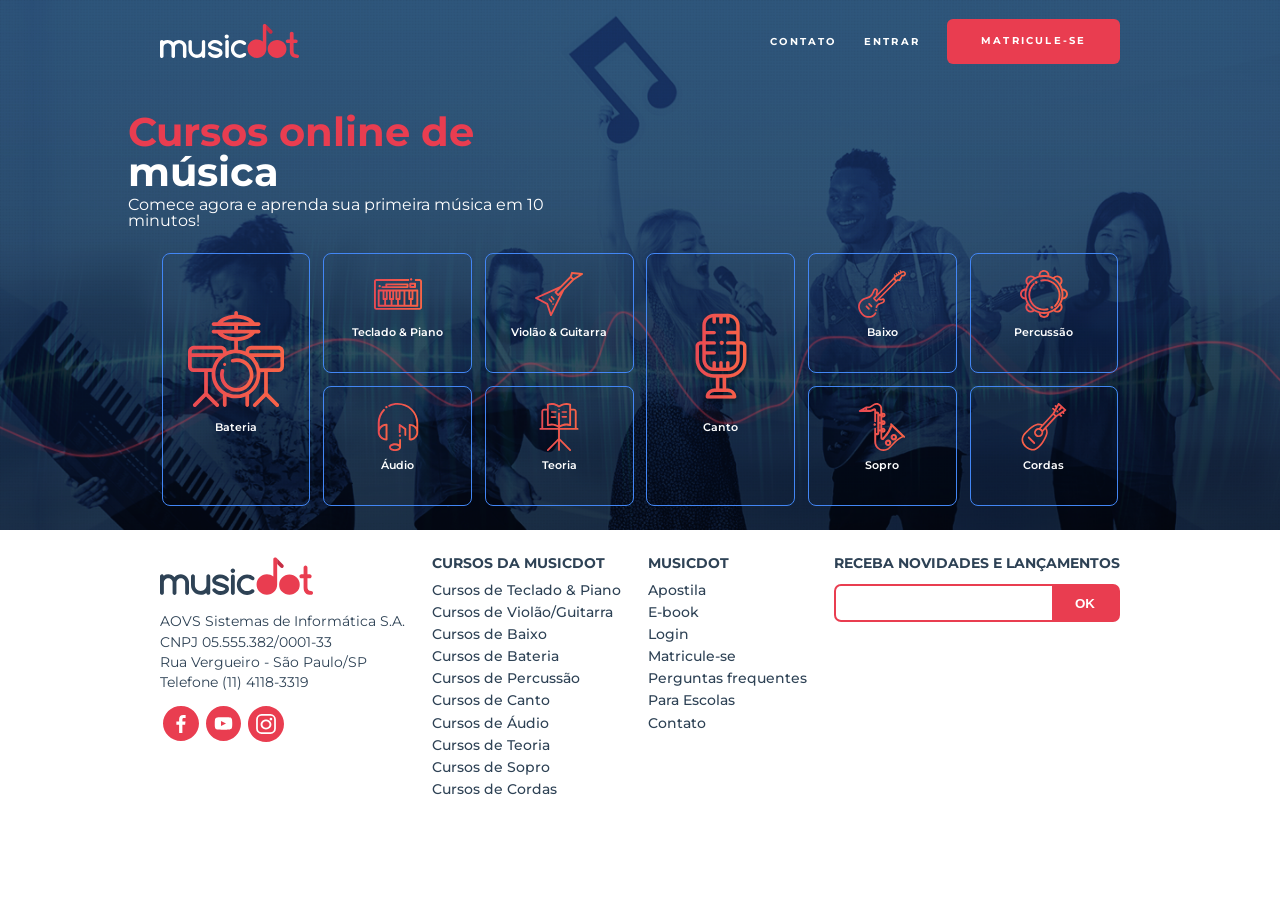
<file: Agnes/escola_de_musica/index2.html>
<!doctype html>
 <html>
   <head>
     <meta charset="utf-8">
     <meta name="viewport" content="width=device-width">
     <title>Musicdot</title>
     <link rel="icon" href="img/favicon.ico">
     <link rel="stylesheet" href="https://fonts.googleapis.com/css?family=Montserrat:300,400,500,600,700,&display=block">
     <link rel="stylesheet" href="css/reset.css">
     <link rel="stylesheet" href="css/container.css">
     <link rel="stylesheet" href="css/cabecalho.css">
     <link rel="stylesheet" href="css/cursos.css">
     <link rel="stylesheet" href="css/rodape.css">
     <link rel="stylesheet" href="css/form-newsletter.css">
   </head>
   <body>

     <header class="cabecalho container">
       <a href="index.html">
         <img class="cabecalho__logo" src="img/musicdot-logo-light.svg" title="Ir para a página inicial da Musicdot" alt="Musicdot">
       </a>

       <nav>
         <ul class="cabecalho__menu">
           <li class="cabecalho__item-menu"> <a href="sobre.html#contato"> Contato </a> </li>
           <li class="cabecalho__item-menu"> <a href="#"> Entrar </a> </li>
           <li class="cabecalho__item-menu cabecalho__item-menu--matricular"> <a href="#"> Matricule-se </a> </li>
         </ul>
       </nav>
     </header>

     <main>
      <section class="cursos">
        <article class="cursos__chamada --largura-grande">
          <h1 class="chamada__titulo">Cursos online de <strong class="chamada__titulo--destaque">música</strong></h1>
          <p>Comece agora e aprenda sua primeira música em 10 minutos!</p>
          <a href="cursos.html" class="chamada__cursos__matricula botao">Matricule-se</a>
        </article>
        <nav>
            <ul class="cursos__lista">
                <li class="curso--tecladopiano">
                    <a href="#">Teclado & Piano</a>
                </li>
                <li class="curso--violaoguitarra">
                    <a href="#">Violão & Guitarra</a>
                </li>
                <li class="curso--baixo">
                    <a href="#">Baixo</a>
                </li>
                <li class="curso--bateria curso--destaque">
                    <a href="#">Bateria</a>
                </li>
                <li class="curso--percussao">
                    <a href="#">Percussão</a>
                </li>
                <li class="curso--canto curso--destaque2">
                    <a href="#">Canto</a>
                </li>
                <li class="curso--audio">
                    <a href="#">Áudio</a>
                </li>
                <li class="curso--teoria">
                    <a href="#">Teoria</a>
                </li>
                <li class="curso--sopro">
                    <a href="#">Sopro</a>
                </li>
                <li class="curso--cordas">
                    <a href="#">Cordas</a>
                </li>
            </ul>
        </nav>
      </section>
     </main>

     <footer class="rodape container">
       <section class="rodape__secao rodape__secao--sobre">
         <img class="rodape__logo" src="img/logo.svg" alt="Logo da MusicDot">

         <p class="rodape__infos-empresa">
           AOVS Sistemas de Informática S.A.
           <br>
           CNPJ 05.555.382/0001-33 
           <br>
           Rua Vergueiro - São Paulo/SP
           <br>
           Telefone (11) 4118-3319
         </p>

         <ul class="rodape__lista-midias-sociais">
           <li class="rodape__item-midias-sociais">
             <a href="https://www.facebook.com/musicdotonline">
               <img src="img/footer-icone-facebook.svg" alt="MusicDot no Facebook">
             </a>
           </li>
           <li class="rodape__item-midias-sociais">
             <a href="https://www.youtube.com/user/musicdotonline">
               <img src="img/footer-icone-youtube.svg" alt="MusicDot no YouTube">
             </a>
           </li>
           <li class="rodape__item-midias-sociais">
             <a href="https://www.instagram.com/musicdotonline/">
               <img src="img/footer-icone-instagram.svg" alt="Instagram">
             </a>
           </li>
         </ul>
       </section>

       <section class="rodape__secao rodape__secao--cursos">
         <h2 class="rodape__titulo"> Cursos da MusicDot </h2>
         <nav>
           <ul>
             <li class="rodape_item-lista"><a href="#">Cursos de Teclado & Piano</a></li>
             <li class="rodape_item-lista"><a href="#">Cursos de Violão/Guitarra</a></li>
             <li class="rodape_item-lista"><a href="#">Cursos de Baixo</a></li>
             <li class="rodape_item-lista"><a href="#">Cursos de Bateria</a></li>
             <li class="rodape_item-lista"><a href="#">Cursos de Percussão</a></li>
             <li class="rodape_item-lista"><a href="#">Cursos de Canto</a></li>
             <li class="rodape_item-lista"><a href="#">Cursos de Áudio</a></li>
             <li class="rodape_item-lista"><a href="#">Cursos de Teoria</a></li>
             <li class="rodape_item-lista"><a href="#">Cursos de Sopro</a></li>
             <li class="rodape_item-lista"><a href="#">Cursos de Cordas</a></li>
           </ul>
         </nav>
       </section>

       <section class="rodape__secao rodape__secao--links">
         <h2 class="rodape__titulo"> MusicDot </h2>
         <nav>
           <ul>
             <li class="rodape_item-lista"><a href="#">Apostila</a></li>
             <li class="rodape_item-lista"><a href="#">E-book</a></li>
             <li class="rodape_item-lista"><a href="#">Login</a></li>
             <li class="rodape_item-lista"><a href="#">Matricule-se</a></li>
             <li class="rodape_item-lista"><a href="#">Perguntas frequentes</a></li>
             <li class="rodape_item-lista"><a href="#">Para Escolas</a></li>
             <li class="rodape_item-lista"><a href="#">Contato</a></li>
           </ul>
         </nav>
       </section>

       <section class="rodape__secao rodape__secao--newsletter">
         <h2 class="rodape__titulo"> 
           Receba novidades e lançamentos 
         </h2>

         <form action="#" method="get" class="form-newsletter">
           <label for="form-newsletter__label" class="form-newsletter__label">
             Seu email pessoal
           </label>
           <input id="email-newsletter" name="email-newsletter" type="email" class="form-newsletter__campo">
           <button type="submit" class="form-newsletter__botao">
             OK
           </button>
         </form>
       </section>
     </footer>
   </body>
 </html>
</file>
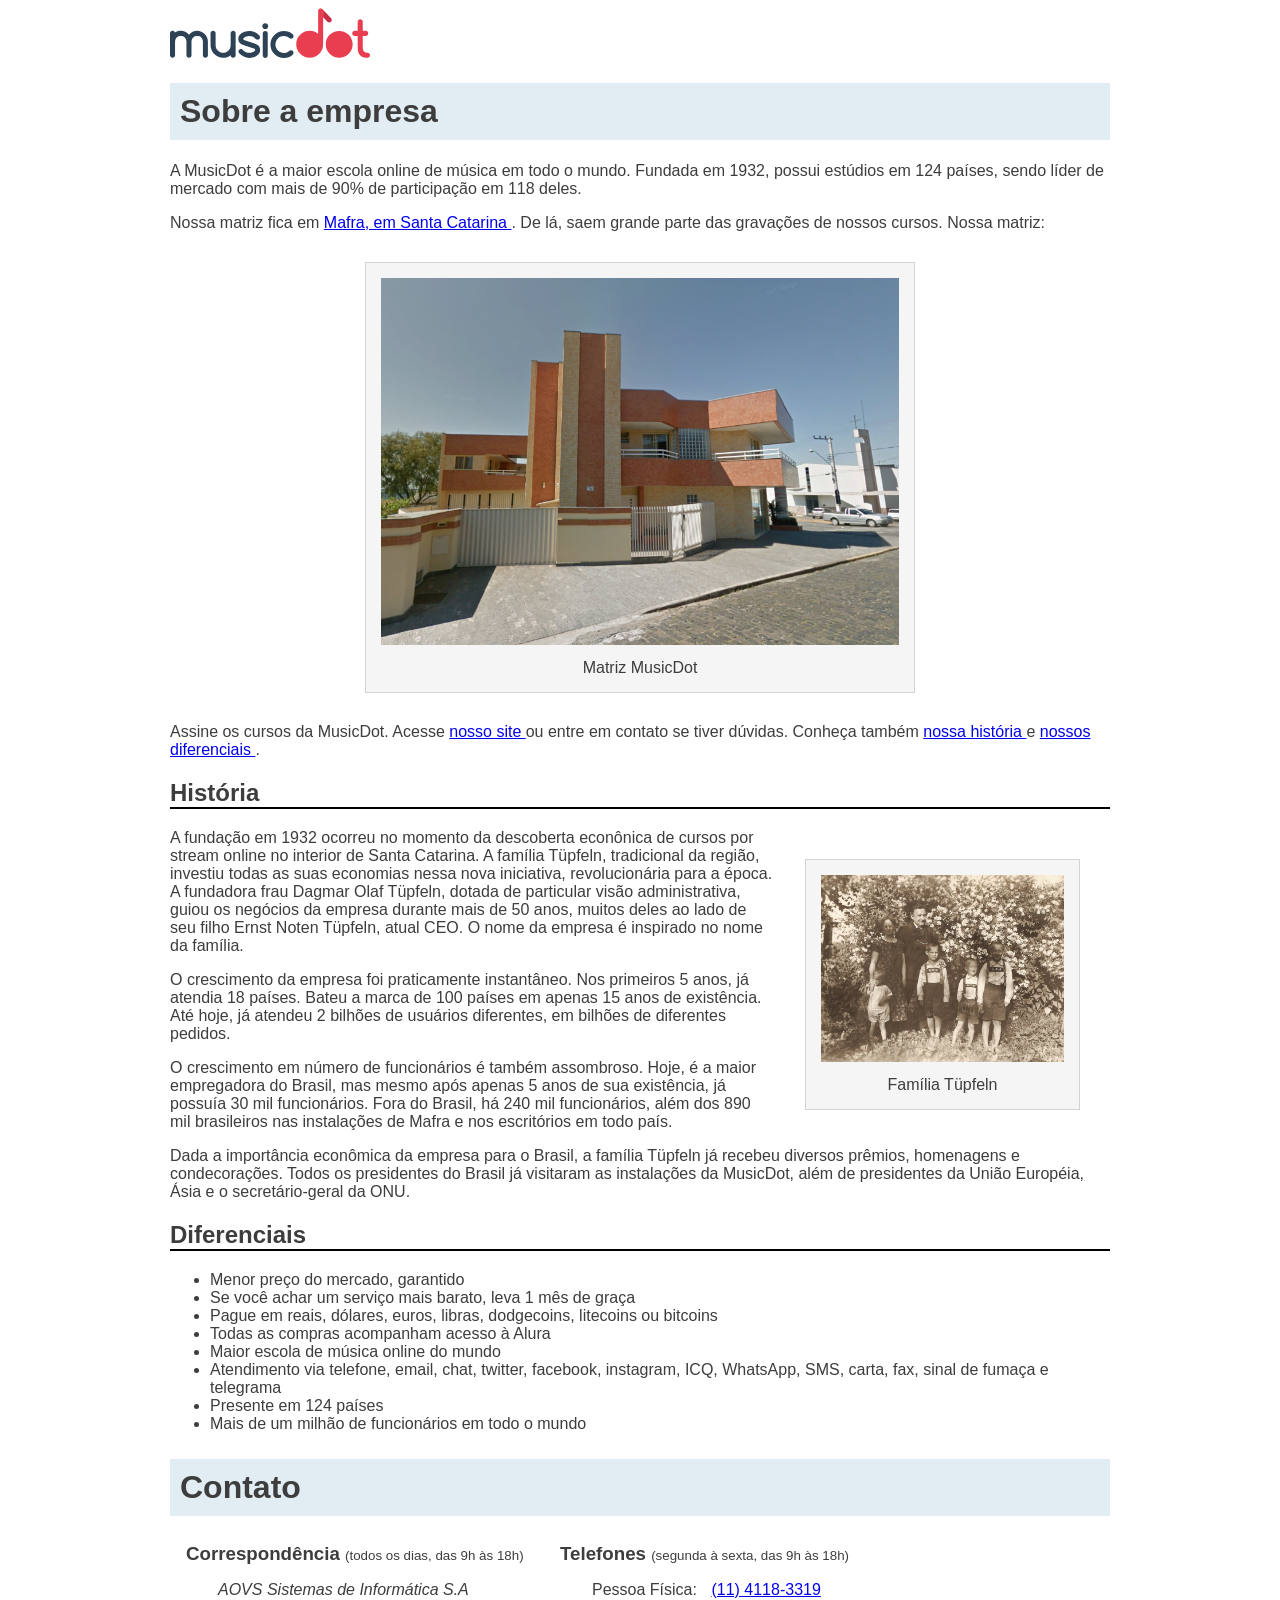
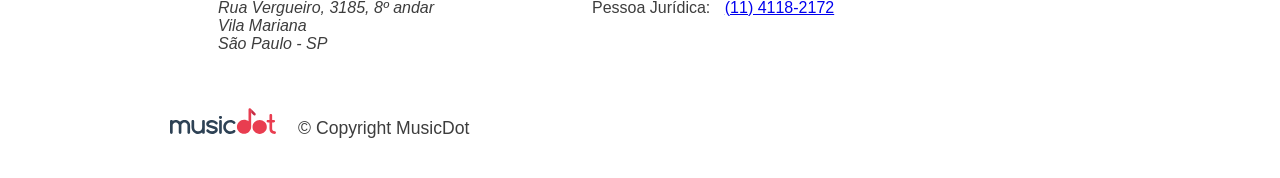
<file: Agnes/escola_de_musica/sobre.html>
<!doctype html>
<html lang="pt-BR">

<head>
  <meta charset="utf-8">
  <meta name="viewport" content="width=device-width">
  <title>
    MusicDot | Sobre a empresa
  </title>
  <link href="img/favicon.ico" rel="icon">
  <link rel="stylesheet" href="css/sobre.css">
</head>

<body>

  <img src="img/logo.svg" alt="MusicDot">

  <h1 class="titulo"> Sobre a empresa </h1>

  <p>
    A MusicDot é a maior escola online de música em todo o mundo.
    Fundada em 1932, possui estúdios em 124 países, sendo líder de mercado com mais de 90% de
    participação em 118 deles.
  </p>

  <p>
    Nossa matriz fica em <a href="https://maps.google.com.br/?q=190,GabrielDequech,Mafra,SC"> Mafra, em Santa Catarina
    </a>. De lá, saem grande parte das gravações de nossos cursos. Nossa matriz:
  </p>

  <figure class="matriz-musicdot">
    <img src="img/matriz-musicdot.png" alt="Matriz da musicdot">
    <figcaption>
      Matriz MusicDot
    </figcaption>
  </figure>

  <p>
    Assine os cursos da MusicDot. Acesse <a href="index2.html"> nosso site </a> ou entre em contato
    se tiver dúvidas. Conheça também <a href="#historia"> nossa história </a> e <a href="#diferenciais"> nossos
      diferenciais </a>.
  </p>

  <h2 id="historia" class="subtitulo"> História </h2>

  <figure class="familia-tupfeln">
    <img src="img/familia-tupfeln.jpg" alt="Foto da família tüpfeln">
    <figcaption>Família Tüpfeln</figcaption>
  </figure>

  <p>
    A fundação em 1932 ocorreu no momento da descoberta econônica de cursos por stream online no interior de Santa
    Catarina. A
    família Tüpfeln, tradicional da região, investiu todas as suas economias nessa nova iniciativa,
    revolucionária para a época. A fundadora frau Dagmar Olaf Tüpfeln, dotada de particular visão
    administrativa, guiou os negócios da empresa durante mais de 50 anos, muitos deles ao lado
    de seu filho Ernst Noten Tüpfeln, atual CEO. O nome da empresa é inspirado no nome da família.
  </p>

  <p>
    O crescimento da empresa foi praticamente instantâneo. Nos primeiros 5 anos, já atendia 18 países.
    Bateu a marca de 100 países em apenas 15 anos de existência. Até hoje, já atendeu 2 bilhões
    de usuários diferentes, em bilhões de diferentes pedidos.
  </p>

  <p>
    O crescimento em número de funcionários é também assombroso. Hoje, é a maior empregadora do
    Brasil, mas mesmo após apenas 5 anos de sua existência, já possuía 30 mil funcionários. Fora do
    Brasil, há 240 mil funcionários, além dos 890 mil brasileiros nas instalações de Mafra e
    nos escritórios em todo país.
  </p>

  <p>
    Dada a importância econômica da empresa para o Brasil, a família Tüpfeln já recebeu diversos prêmios,
    homenagens e condecorações. Todos os presidentes do Brasil já visitaram as instalações da MusicDot, além de
    presidentes da União Européia, Ásia e o secretário-geral da ONU.
  </p>

  <h2 id="diferenciais" class="subtitulo"> Diferenciais </h2>
  <ul>
    <li> Menor preço do mercado, garantido </li>
    <li> Se você achar um serviço mais barato, leva 1 mês de graça </li>
    <li> Pague em reais, dólares, euros, libras, dodgecoins, litecoins ou bitcoins </li>
    <li> Todas as compras acompanham acesso à Alura </li>
    <li> Maior escola de música online do mundo </li>
    <li> Atendimento via telefone, email, chat, twitter, facebook, instagram, ICQ, WhatsApp, SMS, carta, fax, sinal de
      fumaça e telegrama </li>
    <li> Presente em 124 países </li>
    <li> Mais de um milhão de funcionários em todo o mundo </li>
  </ul>

  <h2 class="titulo"> Contato </h2>

  <div class="contato__secao">
    <h3 class="contato__subtitulo"> Correspondência </h3>
    <small> (todos os dias, das 9h às 18h) </small>

    <address class="contato__info">
      AOVS Sistemas de Informática S.A
      <br>
      Rua Vergueiro, 3185, 8º andar
      <br>
      Vila Mariana
      <br>
      São Paulo - SP
    </address>
  </div>
  <div id="contato" class="contato__secao contato__secao--telefone">
    <h3 class="contato__subtitulo"> Telefones </h3>
    <small> (segunda à sexta, das 9h às 18h) </small>

    <dl class="contato__info">
      <div>
        <dt class="contato__info-titulo"> Pessoa Física: </dt>
        <dd class="contato__info-descricao"> <a href="tel://114118-3319"> (11) 4118-3319 </a> </dd>
      </div>

      <div>
        <dt class="contato__info-titulo"> Pessoa Jurídica: </dt>
        <dd class="contato__info-descricao"> <a href="tel://114118-2172"> (11) 4118-2172 </a> </dd>
      </div>
    </dl>
  </div>

  <footer class="rodape">
    <img src="img/logo.svg" alt="Logo da musicdot" class="rodape__logo">
    <p class="rodape__copyright"> &copy; Copyright MusicDot </p>
  </footer>

</body>

</html>
</file>
<file: Agnes/escola_de_musica/css/container.css>
.container {
  padding-left: 5%;
  padding-right: 5%;
}

@media (min-width: 1066px) {
  .container {
    padding-left: calc((100% - 960px) / 2);
    padding-right: calc((100% - 960px) / 2);
  }
}

@media (min-width: 1440px) {
  .container {
    padding-left: calc((100% - 1200px) / 2);
    padding-right: calc((100% - 1200px) / 2);
  }
}
</file>
<file: Agnes/escola_de_musica/css/cabecalho.css>
.cabecalho {
    position: absolute;
    top: 0;
  width: 100%;
  box-sizing: border-box;
   text-align: center;
   font-size: 0.6rem;
   font-weight: bold;
   text-transform: uppercase;
   letter-spacing: 0.23em;

   color: #fff;
 }

 .cabecalho__logo {
   padding: 1.5em 0;
   width: 14.5em;
 }

 .cabecalho__menu {
   display: flex;
   justify-content: space-evenly;
   flex-wrap: wrap;

   background-color: #272B3A87;
 }

 .cabecalho__item-menu {
   display: inline-block;
 }

 .cabecalho__item-menu a {
   display: inline-block;
   padding: 1.86em 1.42em;
 }

 @media (min-width: 640px) {
   .cabecalho {
     padding-top: 0;
     padding-bottom: 0;
     display: flex;
     justify-content: space-between;
     align-items: center;
   }

   .cabecalho__logo {
     padding: 2.5em 0;
   }

   .cabecalho__menu {
     background-color: transparent; 
   }
 }

@media (min-width: 770px) {
  .cabecalho__item-menu--matricular {
    margin-left: 1.42em;

    border-radius: 6px;
    background-color: #e93d50;
  }

  .cabecalho__item-menu--matricular a {
    padding: 1.8em 3.5em;
  }
}
</file>
<file: Agnes/escola_de_musica/css/cursos.css>
.--largura-maxima {
    width: 100%;
  }
  
  .--largura-grande {
    width: 80%;
  }
  
  .botao {
    font-size: .8rem;
    font-weight: 500;
    letter-spacing: 2.9px;
    text-transform: uppercase;
    padding: 1rem 40px;
    margin-top: .5rem;
    margin-bottom: .5rem;
    border-radius: 6px;
    transition: .25s;
  }
  
  .botao:hover {
    transform: translate(0, .22rem);
    transition: .25s;
  }

.cursos {
    color: #fff;
    text-align: center;
    background-image: url(../img/home-background-mobile.png);
    background-size: cover;
    padding-top: 9.5rem;
    display: flex;
    flex-direction: column;
    align-items: center;
  }
  
  .cursos__chamada {
    display: flex;
    flex-direction: column;
    align-items: center;
  }
  
  .chamada__titulo {
    color: #e93d50;
    font-weight: 700;
    font-size: 1.2rem;
    margin-bottom: .3rem;
  }
  
  .chamada__titulo--destaque {
    color: #fff;
  }
  
  .chamada p {
    font-weight: 500;
    line-height: 1.3;
    margin: 1rem 0;
  }
  
  .chamada__cursos__matricula {
    color: #fff;
    background-color: #e93d50;
  }
  
  .cursos__lista {
    font-size: .7rem;
    font-weight: 600;
    margin-top: 1rem;
    margin-bottom: 1rem;
    display: grid;
    grid-template-columns: 7rem 7rem;
    grid-template-rows: repeat(5, 4.5rem);
    grid-gap: .5rem;
    text-align: center;
  }
  
  .cursos__lista li {
    border: 1px solid #4286f4;
    border-radius: 8px;
    box-sizing: border-box;
    display: flex;
    justify-content: space-around;
    align-items: center;
    background-repeat: no-repeat;
    background-size: 2rem 2rem;
    background-position: top .6rem center;
    padding-top: 2.5rem;
    transition: .25s;
  }
  
  .cursos__lista li:hover {
    transform: translate(0, .22rem);
    background-color: rgba(66, 134, 244, 0.337);
    transition: .25s;
  }
  
  .curso--tecladopiano {
    background-image: url("../img/icone-teclado-piano.svg");
  }
  
  .curso--violaoguitarra {
    background-image: url("../img/icones-violao-guitarra.svg");
  }
  
  .curso--baixo {
    background-image: url("../img/icones-baixo.svg");
  }
  
  .curso--bateria {
    background-image: url("../img/icones-bateria.svg");
  }
  
  .curso--percussao {
    background-image: url("../img/icones-percussao.svg");
  }
  
  .curso--canto {
    background-image: url("../img/icones-canto.svg");
  }
  
  .curso--audio {
    background-image: url("../img/icones-audio.svg");
  }
  
  .curso--teoria {
    background-image: url("../img/icones-teoria.svg");
  }
  
  .curso--sopro {
    background-image: url("../img/icones-sopro.svg");
  }
  
  .curso--cordas {
    background-image: url("../img/icone-cordas.svg");
  }
  
  .cursos__lista img {
    width: 2rem;
    height: 2rem;
    margin-bottom: 5px;
  }

  @media(min-width:768px) {
    .cursos {
        padding: 6rem 5% 0;
        background-image: url(../img/home-background.png);
      }
    
      .cursos__chamada {
        width: 300px;
        align-items: flex-start;
        align-self: flex-start;
        text-align: left;
      }
    
      .chamada__titulo {
        font-size: 2rem;
      }
    
      .chamada__cursos__matricula {
        display: none;
      }
    
      .cursos__lista {
        grid-template-columns: repeat(5, 7rem);
        grid-template-rows: 5.5rem 5.5rem 5.5rem;
        gap: .8rem;
      }
    
      .cursos__lista li {
        background-repeat: no-repeat;
        background-size: 2rem 2rem;
        background-position: top 1rem center;
        padding-top: 2.5rem;
      }
    
    .cursos__lista .curso--destaque {
        order: -1;
        grid-area: 1/1/span 3/3;
        padding-top: 5.5rem;
        background-size: 6rem 6rem;
        background-position: top 3.6rem center;
    }
}

@media(min-width:1200px) {
    .cursos {
        padding: 7rem 10% 0;
      }
    
      .cursos__chamada {
        width: 450px;
      }
    
      .chamada__titulo {
        font-size: 2.5rem;
      }
    
      .cursos__lista {
        grid-template-columns: repeat(6, 9.3rem);
        grid-template-rows: 7.5rem 7.5rem;
        margin-top: 1.5rem;
        margin-bottom: 1.5rem;
      }
    
      .cursos__lista li {
        background-repeat: no-repeat;
        background-size: 3rem 3rem;
        background-position: top 1rem center;
        padding-top: 2.5rem;
      }
    
      .cursos__lista .curso--destaque {
        order: -1;
        grid-area: 1/1/span 2/2;
        padding-top: 6rem;
        background-size: 6rem 6rem;
        background-position: top 3.6rem center;
      }
    
      .cursos__lista .curso--destaque2 {
        order: -1;
        grid-area: 1/4/span 2/5;
        padding-top: 6rem;
        background-size: 6rem 6rem;
        background-position: top 3.6rem center;
      }
    
      .cursos__lista p {
        font-size: .9rem;
      }
    
    
      .curso--destaque2 .imagem-destaque2 {
        width: 6rem;
        height: 6rem;
        margin-bottom: .8rem;
      }
}

@media(min-width:1440px) {
    .cursos__lista {
      grid-template-columns: repeat(6, 11rem);
    }
}

@media(min-width:1600px) {
    .cursos__lista {
        grid-template-columns: repeat(6, 13rem);
      }
    
      .cursos__lista img {
        width: 3rem;
        height: 3rem;
        margin-bottom: 10px;
      }
}
</file>
<file: Agnes/escola_de_musica/css/rodape.css>
.rodape {
   padding-top: 2em;
   padding-bottom: 2em;

   text-align: center;
   font-size: 0.7rem;
 }

 .rodape__logo {
   width: 11.25em;
   margin-bottom: 1em;
 }

 .rodape__lista-midias-sociais {
   display: flex;
   justify-content: center;
 }

 .rodape__infos-empresa {
   line-height: 1.5;
 }

 .rodape__lista-midias-sociais {
   display: flex;
   justify-content: center;
   margin-top: 1em;
 }

 .rodape__item-midias-sociais {
   width: 2.62em;
   margin: 0 .25em;
 }

 .rodape__item-midias-sociais img {
   width: 100%;
 }

 .rodape__titulo {
   margin-bottom: 1em;

   font-size: 1.45em;
   font-weight: bold;
   text-transform: uppercase;
 }

 .rodape_item-lista {  
   font-weight: 500;
   margin: 0.625em 0;
 }

 @media (max-width: 640px) {
   .rodape__secao  .rodape__secao {
     margin-top: 2em;
   }  
 }

@media(min-width: 640px) and (max-width: 1200px) {
   .rodape {
     display: flex;
     flex-wrap: wrap;
     justify-content: space-between;

     font-size: 1rem;
   }

   .rodape__secao--sobre,
   .rodape__secao--cursos,
   .rodape__secao--links,
   .rodape__secao--newsletter {
     width: 45%;
   }

   .rodape__secao--cursos {
     order: 1;
     margin: 0;
   }

   .rodape__secao--links {
     order: 2;
     margin: 0;
   }

   .rodape__secao--sobre {
     order: 3;
     margin-top: 2em;
   }

   .rodape__secao--newsletter {
     order: 4;
     margin-top: 2em;
   }
 }

@media(min-width: 1200px) {
  .rodape {
    display: flex;
    justify-content: space-between;
    font-size: 0.85rem;
    
    text-align: left;
  }

  .rodape__titulo {
    font-size: 1em;
  }

  .rodape__lista-midias-sociais {
    justify-content: left;
  }

  .rodape__secao {
    margin-top: 0;
  }

  .rodape__secao  .rodape__secao {
    margin-left: 2em;
  }
}
</file>
<file: Agnes/escola_de_musica/css/form-newsletter.css>
.form-newsletter {
    display: flex;
    width: 100%;
    overflow: hidden;
    box-sizing: border-box;

    border-radius: 7px;
    border: 2px solid #e93d50;
    background-color: #e93d50;
}

.form-newsletter__label {
    position: absolute;
    left: -10000px;
    width: 1px;
    height: 1px;
    overflow: hidden;
}

.form-newsletter__campo {
    padding: .6rem .4rem;
    flex-grow: 1;
    border: none;
}

.form-newsletter__botao {
    flex-grow: 1;
    border: none;

    text-transform: uppercase;
    font-weight: 600;

    background-color: #e93d50;
    color: #fff;
}
</file>
<file: Agnes/escola_de_musica/css/sobre.css>
body {
     width: 80%;
     max-width: 940px;
     margin-left: auto;
     margin-right: auto;
     font-family: "Helvetica", "Lucida Grande", sans-serif;
     color: #3D3D3D;
 }

 .titulo {
     padding: 10px;
     font-size: 32px;
     background-color: #E1EDF2;
     background-color: #E1EDF2;
 }

 .subtitulo {
     border-bottom: 2px solid black;
 }

 figure {
     max-width: 100%;
     box-sizing: border-box;
     text-align: center;
     margin: 30px;
     padding: 15px;
     background-color: whitesmoke;
     border: 1px solid lightgrey;
 }

 figcaption {
     margin-top: 10px;
 }

 .matriz-musicdot {
     width: 550px;
     margin-left: auto;
     margin-right: auto;
 }

 .familia-tupfeln {
     width: 275px;
     float: right;
 }

 figure img {
     width: 100%;
 }

 .contato__subtitulo {
     display: inline;
 }

 .contato__secao {
     display: inline-block;
     vertical-align: top;
     margin-left: 16px;
 }

 .contato__secao--telefone {
     margin-left: 32px;
 }

 .contato__info {
     margin: 16px 0 24px;
     padding-left: 32px;
 }

 .contato__info-titulo,
 .contato__info-descricao {
     display: inline;
 }

 .contato__info-descricao {
     margin-left: 10px;
 }

 .rodape {
     padding: 1.75em 0;

     font-size: 1.1rem;
 }

 .rodape__logo {
     width: 6em;
 }

 .rodape__copyright {
     display: inline;
     margin-left: 1em;
 }

 @media (max-width: 850px) {

     .contato__secao {
         display: block;
         margin-left: 1em;
     }

 }

 @media (max-width: 622px) {

     .familia-tupfeln {
         float: none;
         margin: 0 auto;
     }

 }

 @media (max-width: 446px) {

     .contato__subtitulo {
         display: block;
         margin-bottom: 0;
     }

     .contato__info {
         padding-left: 5px;

         font-size: .92em;

         border-left: 2px solid lightgray;
     }

     .rodape {
         font-size: .92em;
     }

 }

 @media (max-width: 342px) {

     .contato__info-descricao {
         display: block;
         margin-left: 1em;
     }

 }
</file>
